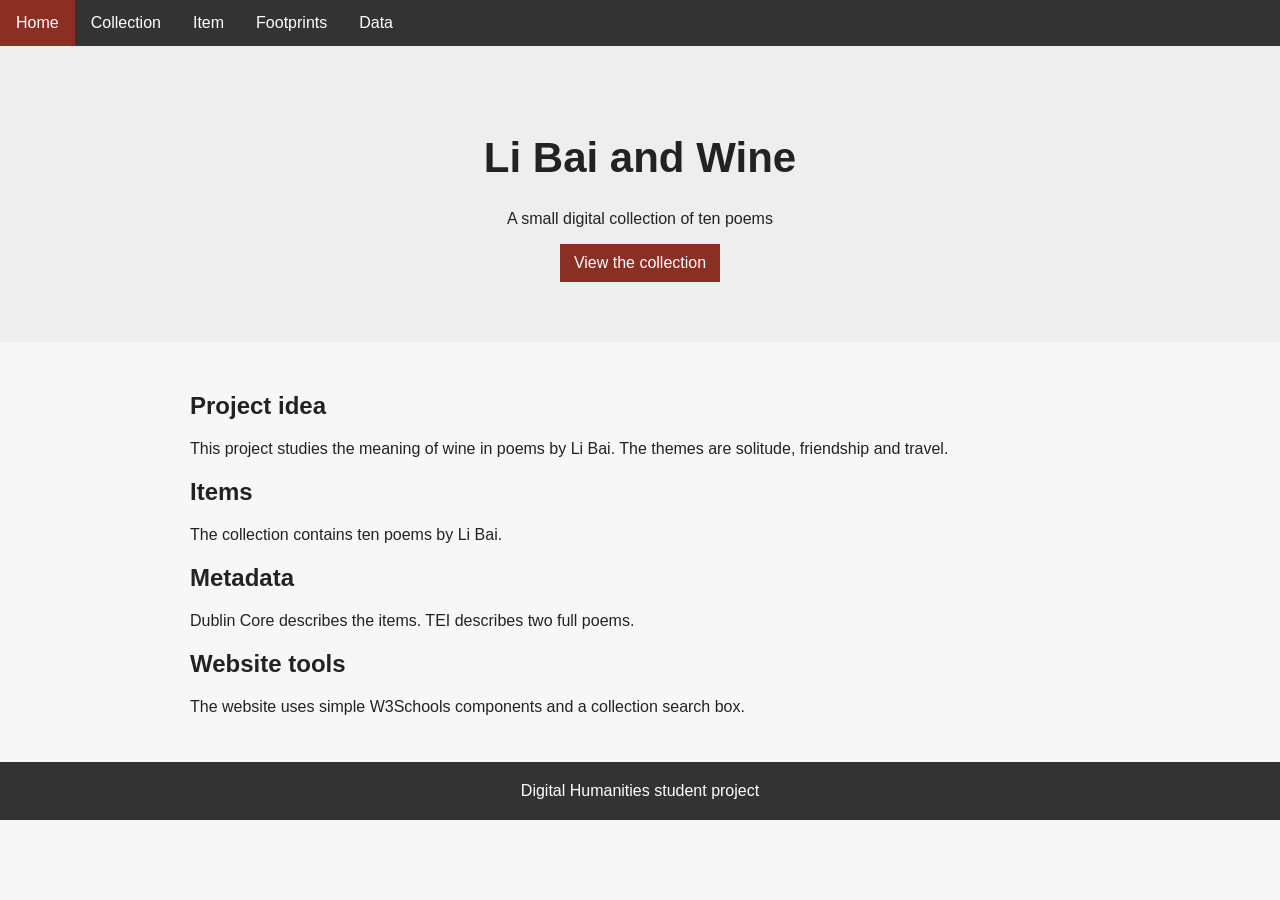
<file: index.html>
<!DOCTYPE html>
<html lang="en">
<head>
  <meta charset="UTF-8">
  <title>Li Bai and Wine</title>

  <meta name="DC.title" content="Li Bai and Wine">
  <meta name="DC.creator" content="Student project">
  <meta name="DC.subject" content="Li Bai; wine; Tang poetry">
  <meta name="DC.description" content="A collection of ten poems by Li Bai">
  <meta name="DC.language" content="en">

  <link rel="stylesheet" href="css/style.css">
</head>
<body>

  <div class="topnav">
    <a class="active" href="index.html">Home</a>
    <a href="collection.html">Collection</a>
    <a href="item.html">Item</a>
    <a href="#">Footprints</a>
    <a href="data.html">Data</a>
  </div>

  <header class="header">
    <h1>Li Bai and Wine</h1>
    <p>A small digital collection of ten poems</p>
    <a class="button" href="collection.html">View the collection</a>
  </header>

  <main>
    <h2>Project idea</h2>
    <p>
      This project studies the meaning of wine in poems by Li Bai.
      The themes are solitude, friendship and travel.
    </p>

    <h2>Items</h2>
    <p>The collection contains ten poems by Li Bai.</p>

    <h2>Metadata</h2>
    <p>Dublin Core describes the items. TEI describes two full poems.</p>

    <h2>Website tools</h2>
    <p>The website uses simple W3Schools components and a collection search box.</p>
  </main>

  <footer>Digital Humanities student project</footer>
</body>
</html>
</file>
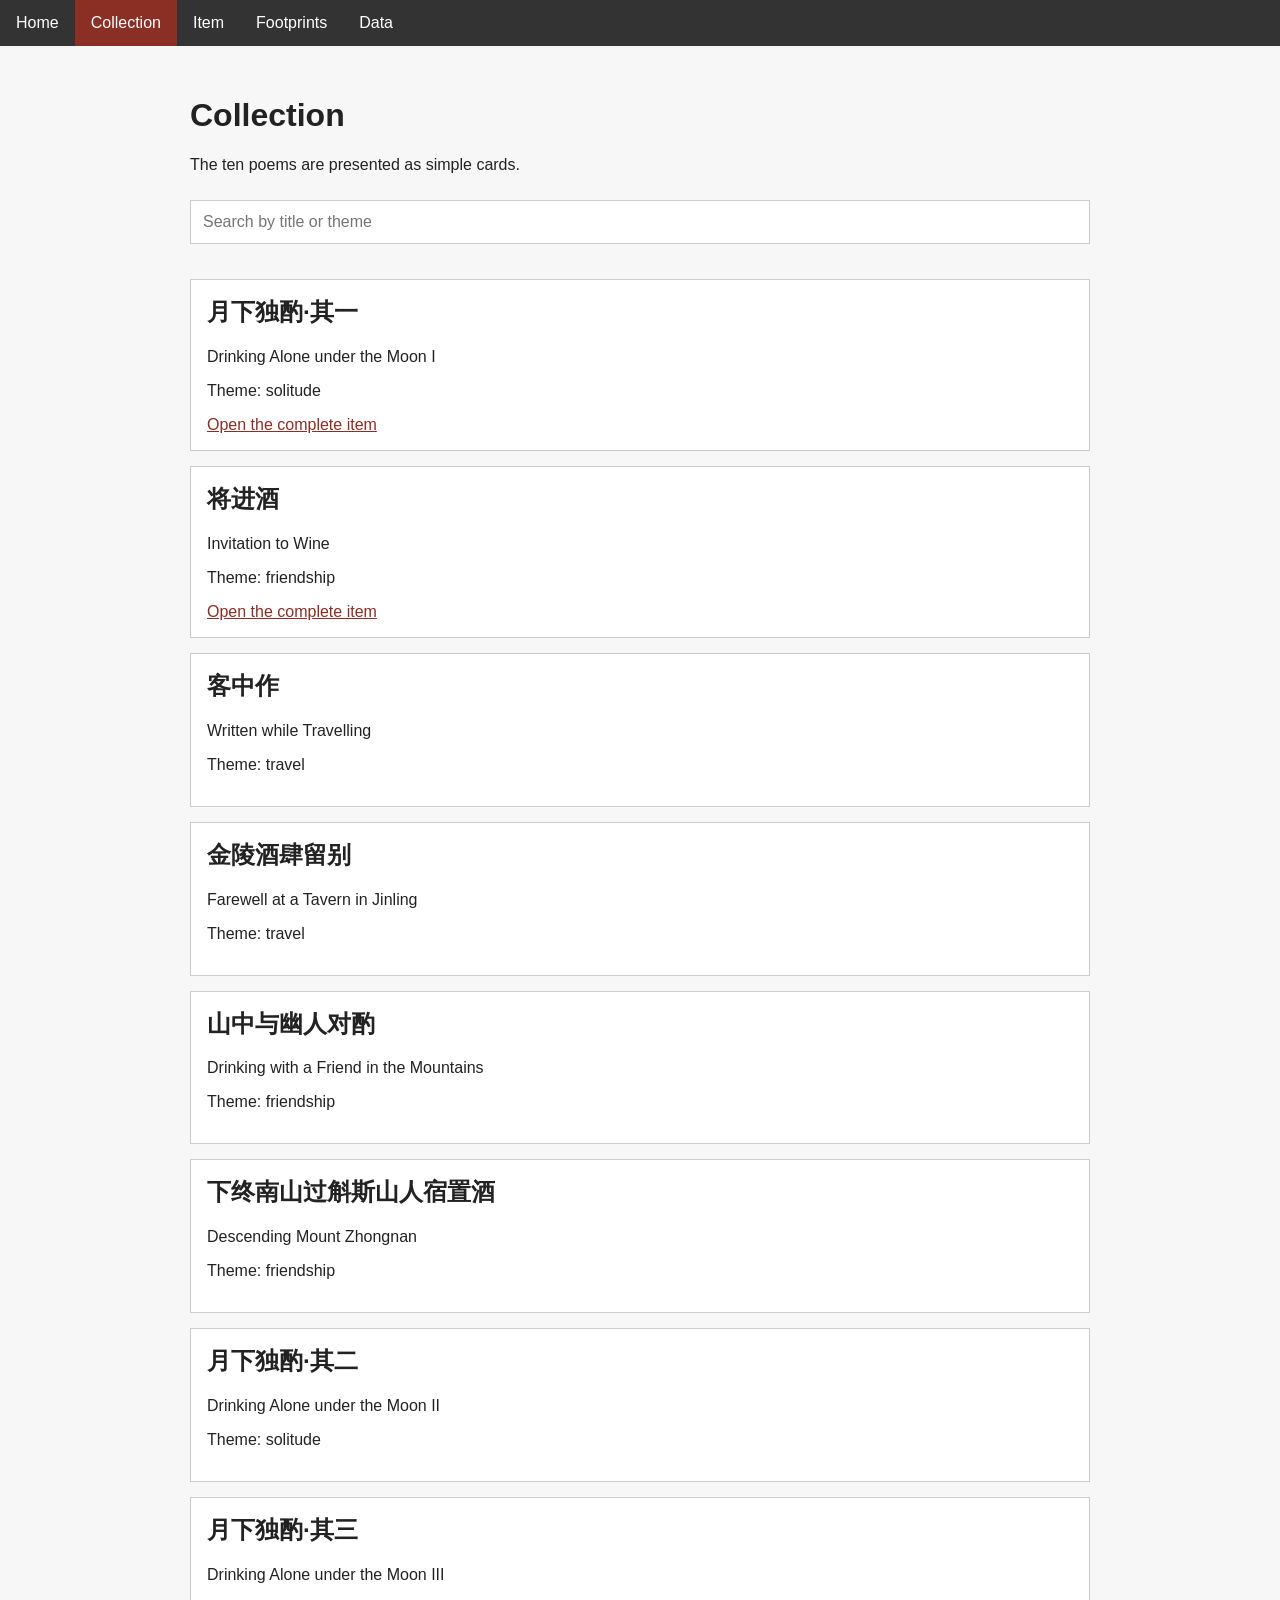
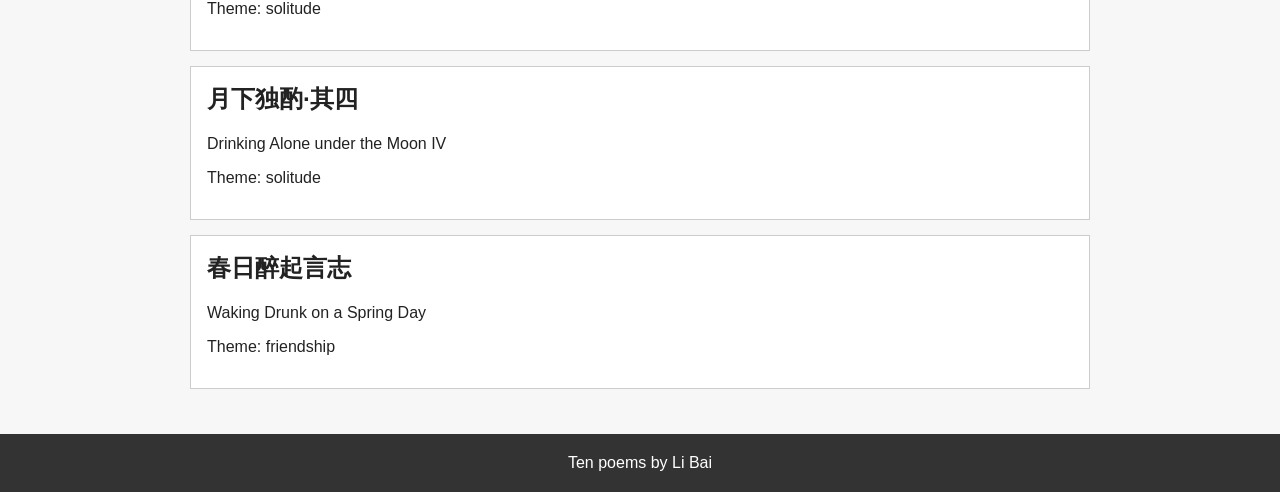
<file: collection.html>
<!DOCTYPE html>
<html lang="en">
<head>
  <meta charset="UTF-8">
  <title>Collection</title>
  <link rel="stylesheet" href="css/style.css">
</head>
<body>

  <div class="topnav">
    <a href="index.html">Home</a>
    <a class="active" href="collection.html">Collection</a>
    <a href="item.html">Item</a>
    <a href="#">Footprints</a>
    <a href="data.html">Data</a>
  </div>

  <main>
    <h1>Collection</h1>
    <p>The ten poems are presented as simple cards.</p>

    <input id="searchInput" type="search" placeholder="Search by title or theme" aria-label="Search the collection">

    <div class="card">
      <h2>月下独酌·其一</h2>
      <p>Drinking Alone under the Moon I</p>
      <p>Theme: solitude</p>
      <a href="item.html">Open the complete item</a>
    </div>

    <div class="card">
      <h2>将进酒</h2>
      <p>Invitation to Wine</p>
      <p>Theme: friendship</p>
      <a href="item-invitation.html">Open the complete item</a>
    </div>

    <div class="card">
      <h2>客中作</h2>
      <p>Written while Travelling</p>
      <p>Theme: travel</p>
    </div>

    <div class="card">
      <h2>金陵酒肆留别</h2>
      <p>Farewell at a Tavern in Jinling</p>
      <p>Theme: travel</p>
    </div>

    <div class="card">
      <h2>山中与幽人对酌</h2>
      <p>Drinking with a Friend in the Mountains</p>
      <p>Theme: friendship</p>
    </div>

    <div class="card">
      <h2>下终南山过斛斯山人宿置酒</h2>
      <p>Descending Mount Zhongnan</p>
      <p>Theme: friendship</p>
    </div>

    <div class="card">
      <h2>月下独酌·其二</h2>
      <p>Drinking Alone under the Moon II</p>
      <p>Theme: solitude</p>
    </div>

    <div class="card">
      <h2>月下独酌·其三</h2>
      <p>Drinking Alone under the Moon III</p>
      <p>Theme: solitude</p>
    </div>

    <div class="card">
      <h2>月下独酌·其四</h2>
      <p>Drinking Alone under the Moon IV</p>
      <p>Theme: solitude</p>
    </div>

    <div class="card">
      <h2>春日醉起言志</h2>
      <p>Waking Drunk on a Spring Day</p>
      <p>Theme: friendship</p>
    </div>
  </main>

  <footer>Ten poems by Li Bai</footer>
  <script src="js/search.js"></script>
</body>
</html>
</file>
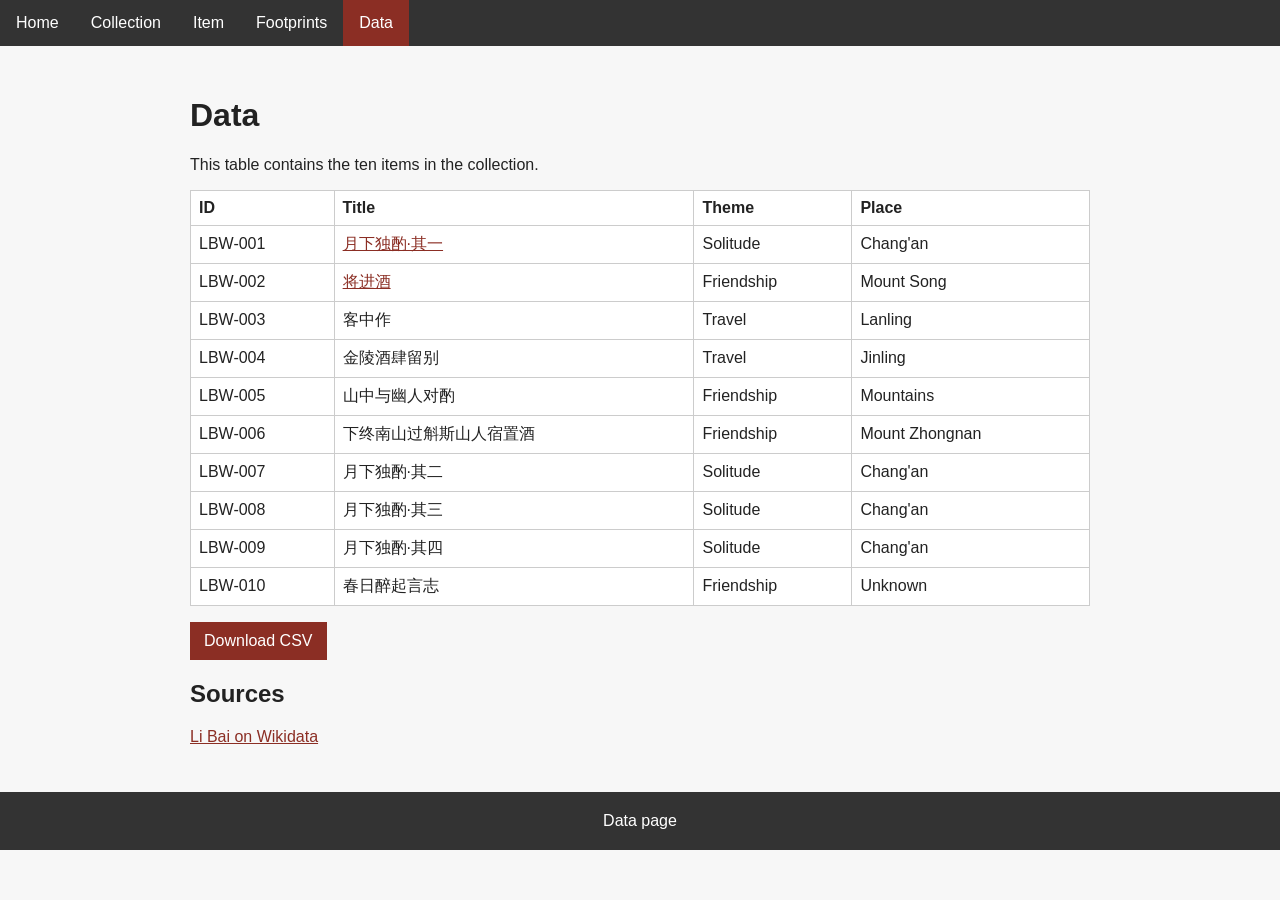
<file: data.html>
<!DOCTYPE html>
<html lang="en">
<head>
  <meta charset="UTF-8">
  <title>Data</title>
  <link rel="stylesheet" href="css/style.css">
</head>
<body>

  <div class="topnav">
    <a href="index.html">Home</a>
    <a href="collection.html">Collection</a>
    <a href="item.html">Item</a>
    <a href="#">Footprints</a>
    <a class="active" href="data.html">Data</a>
  </div>

  <main>
    <h1>Data</h1>
    <p>This table contains the ten items in the collection.</p>

    <table>
      <tr>
        <th>ID</th>
        <th>Title</th>
        <th>Theme</th>
        <th>Place</th>
      </tr>
      <tr><td>LBW-001</td><td><a href="item.html">月下独酌·其一</a></td><td>Solitude</td><td>Chang'an</td></tr>
      <tr><td>LBW-002</td><td><a href="item-invitation.html">将进酒</a></td><td>Friendship</td><td>Mount Song</td></tr>
      <tr><td>LBW-003</td><td>客中作</td><td>Travel</td><td>Lanling</td></tr>
      <tr><td>LBW-004</td><td>金陵酒肆留别</td><td>Travel</td><td>Jinling</td></tr>
      <tr><td>LBW-005</td><td>山中与幽人对酌</td><td>Friendship</td><td>Mountains</td></tr>
      <tr><td>LBW-006</td><td>下终南山过斛斯山人宿置酒</td><td>Friendship</td><td>Mount Zhongnan</td></tr>
      <tr><td>LBW-007</td><td>月下独酌·其二</td><td>Solitude</td><td>Chang'an</td></tr>
      <tr><td>LBW-008</td><td>月下独酌·其三</td><td>Solitude</td><td>Chang'an</td></tr>
      <tr><td>LBW-009</td><td>月下独酌·其四</td><td>Solitude</td><td>Chang'an</td></tr>
      <tr><td>LBW-010</td><td>春日醉起言志</td><td>Friendship</td><td>Unknown</td></tr>
    </table>

    <p><a class="button" href="data/items.csv">Download CSV</a></p>

    <h2>Sources</h2>
    <p>
      <a href="https://www.wikidata.org/wiki/Q7071">Li Bai on Wikidata</a>
    </p>
  </main>

  <footer>Data page</footer>
</body>
</html>
</file>
<file: css/style.css>
body {
  margin: 0;
  font-family: Arial, Helvetica, sans-serif;
  background-color: #f7f7f7;
  color: #222222;
}

main {
  max-width: 900px;
  margin: auto;
  padding: 30px 20px;
}

a {
  color: #8b2e24;
}

.topnav {
  overflow: hidden;
  background-color: #333333;
}

.topnav a {
  float: left;
  display: block;
  color: white;
  text-align: center;
  padding: 14px 16px;
  text-decoration: none;
}

.topnav a:hover,
.topnav a.active {
  background-color: #8b2e24;
}

.header {
  padding: 60px 20px;
  text-align: center;
  background-color: #eeeeee;
}

.header h1 {
  font-size: 42px;
}

.button {
  display: inline-block;
  padding: 10px 14px;
  color: white;
  background-color: #8b2e24;
  text-decoration: none;
  border: none;
  cursor: pointer;
}

.card {
  margin: 15px 0;
  padding: 16px;
  border: 1px solid #cccccc;
  background-color: white;
}

.card h2 {
  margin-top: 0;
}

.breadcrumb {
  padding: 10px;
  background-color: #eeeeee;
}

.button-group {
  margin: 20px 0;
}

.button-group .button {
  margin-right: 5px;
}

.poem {
  padding: 20px;
  border-left: 4px solid #8b2e24;
  background-color: white;
  line-height: 2;
}

aside {
  margin-top: 20px;
  padding: 15px;
  background-color: #eeeeee;
}

figure {
  margin: 20px 0;
}

.item-image {
  display: block;
  width: 100%;
  max-height: 520px;
  object-fit: cover;
}

.geo-box {
  padding: 15px;
  border-left: 4px solid #8b2e24;
  background-color: #eeeeee;
}

#searchInput {
  width: 100%;
  margin: 10px 0 20px;
  padding: 12px;
  border: 1px solid #cccccc;
  font-size: 16px;
}


table {
  width: 100%;
  border-collapse: collapse;
  background-color: white;
}

th,
td {
  padding: 8px;
  border: 1px solid #cccccc;
  text-align: left;
}

footer {
  padding: 20px;
  text-align: center;
  color: white;
  background-color: #333333;
}
</file>
